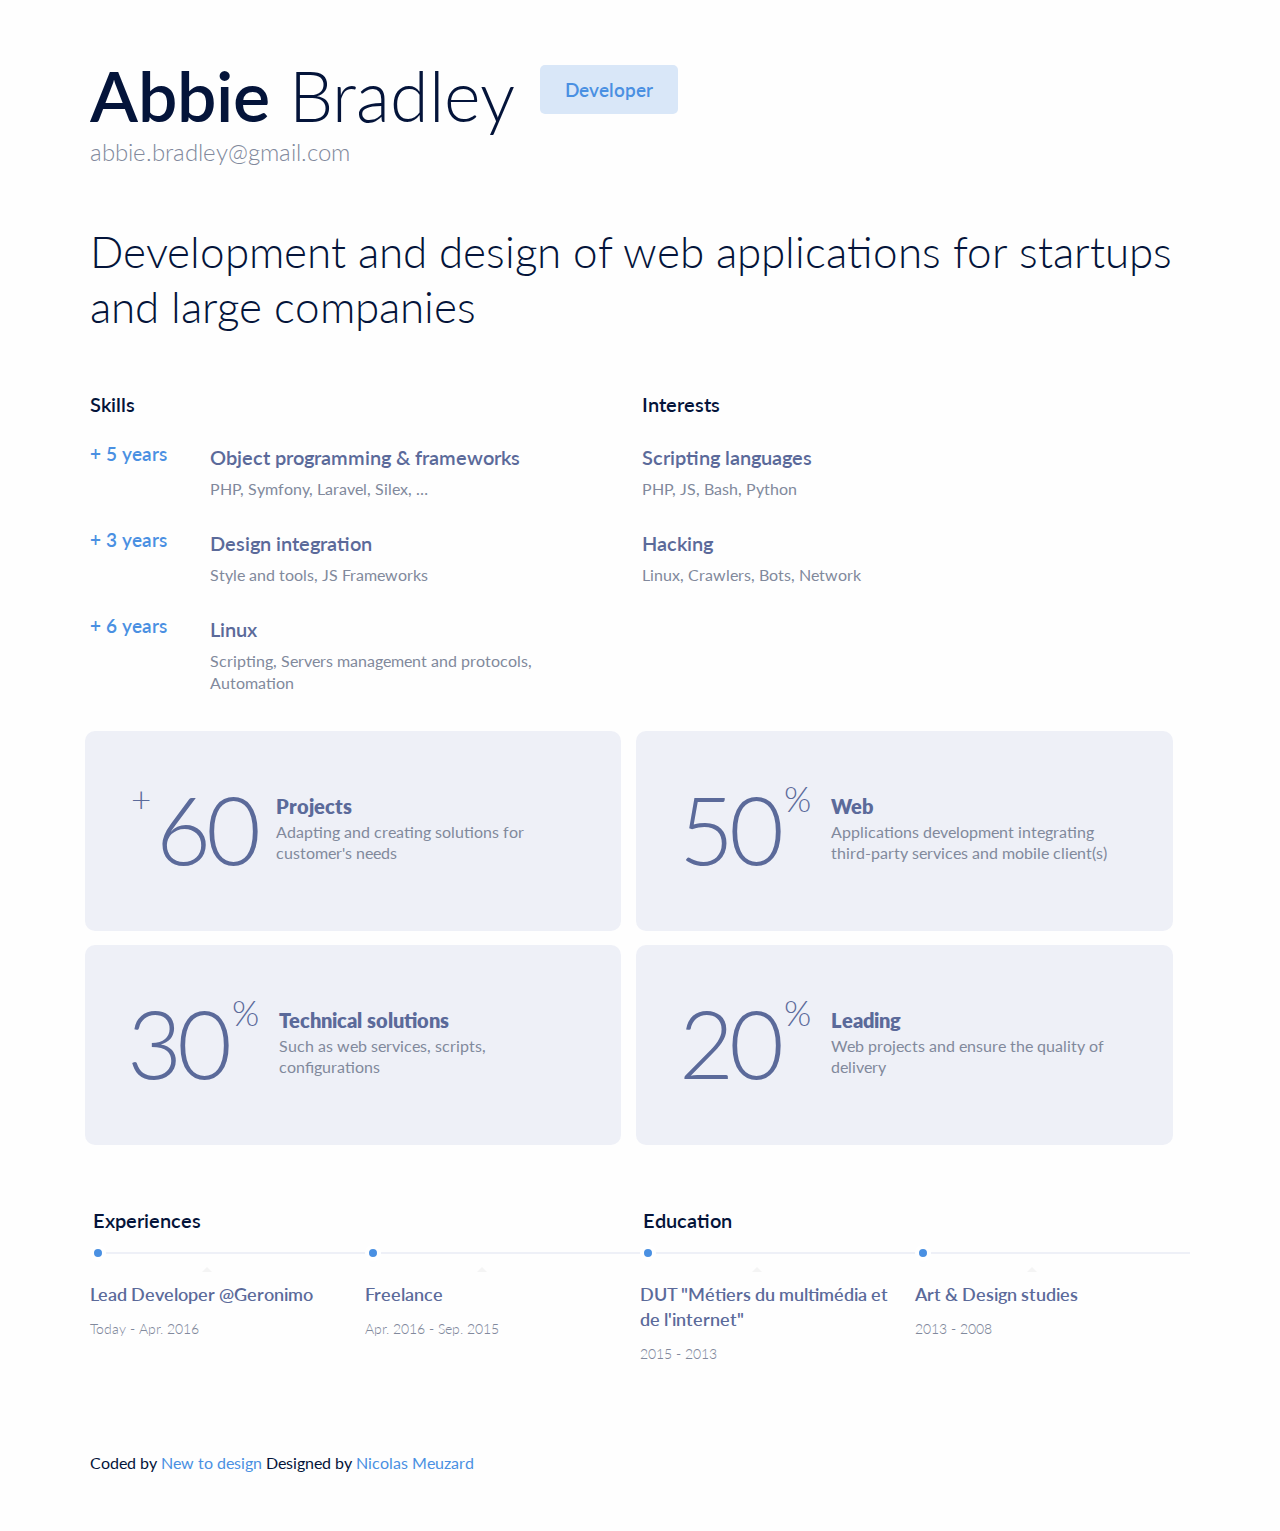
<file: minimal-resume/index.html>
<!DOCTYPE html>
<html>
<head>
	<title>Minimal Resume Template</title>
	<link rel="stylesheet" type="text/css" href="styles.css">
	<meta name="viewport" content="width=device-width, initial-scale=1.0">
</head>
<body>

	<div class="container">
		<div class="hero">
			<h1 class="name"><strong>Abbie</strong> Bradley</h1>
			<span class="job-title">Developer</span>
			<span class="email">abbie.bradley@gmail.com</span>

			<h2 class="lead">Development and design of web applications 
for startups and large companies</h2>
		</div>
	</div>

<!-- Skills and intrest section -->
	<div class="container">

		<div class="sections">
			<h2 class="section-title">Skills</h2>

			<div class="list-card">
				<span class="exp">+ 5 years</span>
				<div>
					<h3>Object programming & frameworks</h3>
					<span>PHP, Symfony, Laravel, Silex, …</span>
				</div>
			</div>
			
			<div class="list-card">
				<span class="exp">+ 3 years</span>
				<div>
					<h3>Design integration</h3>
					<span>Style and tools, JS Frameworks</span>
				</div>
			</div>	
					
			<div class="list-card">
				<span class="exp">+ 6 years</span>
				<div>
					<h3>Linux</h3>
					<span>Scripting, Servers management and protocols, Automation</span>
				</div>
			</div>


		</div>
		<div class="sections">
				<h2 class="section-title">Interests</h2>
				
				<div class="list-card">
					<div>
						<h3>Scripting languages</h3>
						<span>PHP, JS, Bash, Python</span>
					</div>
				</div>	

				<div class="list-card">
					<div>
						<h3>Hacking</h3>
						<span>Linux, Crawlers, Bots, Network</span>
					</div>
				</div>		
		</div>
	</div>

	<!-- Achievements -->

	<div class="container cards">
		
		<div class="card">
			<div class="skill-level">
				<span>+</span>
				<h2>60</h2>
			</div>

			<div class="skill-meta">
				<h3>Projects</h3>
				<span>Adapting and creating solutions for customer's needs</span>
			</div>
		</div>

			
		<div class="card">
			<div class="skill-level">
				<h2>50</h2>
				<span>%</span>
			</div>

			<div class="skill-meta">
				<h3>Web</h3>
				<span>Applications development integrating third-party services and mobile client(s)</span>
			</div>
		</div>

			
		<div class="card">
			<div class="skill-level">
				<h2>30</h2>
				<span>%</span>
			</div>

			<div class="skill-meta">
				<h3>Technical solutions</h3>
				<span>Such as web services, scripts, configurations</span>
			</div>
		</div>


		<div class="card">
			<div class="skill-level">
				<h2>20</h2>
				<span>%</span>
			</div>

			<div class="skill-meta">
				<h3>Leading</h3>
				<span>Web projects and ensure the quality of delivery</span>
			</div>
		</div>

	</div>

	<!-- Timeeline -->

	<div class="container">
		<ol class="timeline">
		  <li>
		    <p class="line">Experiences</p>
		    <span class="point"></span>
		    <p class="description">
		      Lead Developer @Geronimo
		    </p>
		    <span class="date">Today - Apr. 2016</span>
		  </li>

		  <li>
		    <span class="point"></span>
		    <p class="description">
		      Freelance
		    </p>
		    <span class="date">Apr. 2016 - Sep. 2015</span>
		  </li>

		  		  <li>
		    <p class="line">Education</p>
		    <span class="point"></span>
		    <p class="description">
		      DUT "Métiers du multimédia et de l'internet"
		    </p>
		    <span class="date">2015 - 2013</span>
		  </li>

		  		  <li>
		    <span class="point"></span>
		    <p class="description">
		      Art & Design studies
		    </p>
		    <span class="date">2013 - 2008</span>
		  </li>
		</ol>

	</div>


	<br><br>


	<footer class="container">
		<span style="font-size: 16px; margin-top: ">Coded by <a href="https://newtodesign.com/">New to design </a> Designed by <a href="https://dribbble.com/shots/4342703-Minimal-resume-freebie-for-junior-self-taught-people">Nicolas Meuzard</a></span>
	</footer>


</body>
</html>
</file>
<file: minimal-resume/styles.css>
/* https://newtodesing.com/ 
   v2.0 | 20110126
   License: none (public domain)
*/



/*Load google font*/
@import url('https://fonts.googleapis.com/css?family=Lato:300,400,700');



/* Reset Styles */

html, body, div, span, applet, object, iframe,
h1, h2, h3, h4, h5, h6, p, blockquote, pre,
a, abbr, acronym, address, big, cite, code,
del, dfn, em, img, ins, kbd, q, s, samp,
small, strike, strong, sub, sup, tt, var,
b, u, i, center,
dl, dt, dd, ol, ul, li,
fieldset, form, label, legend,
table, caption, tbody, tfoot, thead, tr, th, td,
article, aside, canvas, details, embed, 
figure, figcaption, footer, header, hgroup, 
menu, nav, output, ruby, section, summary,
time, mark, audio, video {
	margin: 0;
	padding: 0;
	border: 0;
	font-size: 100%;
	font: inherit;
	vertical-align: baseline;
}
/* HTML5 display-role reset for older browsers */
article, aside, details, figcaption, figure, 
footer, header, hgroup, menu, nav, section {
	display: block;
}
a{
	text-decoration: none;
	text-transform: none;
	color: #4A90E2;
}

body {
	line-height: 1;
	font-family: lato, ubuntu,-apple-system,BlinkMacSystemFont,Segoe UI,Roboto,Oxygen,Ubuntu,Cantarell,Open Sans,Helvetica Neue,sans-serif;
	text-rendering : optimizeLegibility;
	-webkit-font-smoothing : antialiased;
	font-size: 19px;
	background-color: #FEFEFE;
	color: #04143A;
}
ol, ul {
	list-style: none;
}
blockquote, q {
	quotes: none;
}
blockquote:before, blockquote:after,
q:before, q:after {
	content: '';
	content: none;
}
table {
	border-collapse: collapse;
	border-spacing: 0;
}

p {
	color: #15171a;
	font-size: 17;
	line-height: 31px;
}

strong {
	font-weight: 600;
}

div , footer {
	box-sizing: border-box;
}

/* Reset ends */


/*Hero section*/

.container {
	max-width: 1100px;
	height: auto;
	margin: 60px auto;
}

.hero {
	margin: 50px auto; 
	position: relative;
}

h1.name {
	font-size: 70px;
	font-weight: 300;
	display: inline-block;
}

.job-title {
	vertical-align: top;
	background-color: #D9E7F8;
	color: #4A90E2;
	font-weight: 600;
	margin-top: 5px;
	margin-left: 20px;
	border-radius: 5px;
	display: inline-block;
	padding: 15px 25px;
}

.email {
	display: block;
	font-size: 24px;
	font-weight: 300;
	color: #81899C;
	margin-top: 10px;
}

.lead {
	font-size: 44px;
	font-weight: 300;
	margin-top: 60px;
	line-height: 55px;
}

/*hero ends*/

/*skills & intrests*/

.sections {
	vertical-align: top;
	display: inline-block;
	width: 49.7%;
	height: 50px;
}

.section-title {
	font-size: 20px;
	font-weight: 600;
	margin-bottom: 15px;
}

.list-card {
	margin: 30px 0;
}

.list-card .exp , .list-card div{
	display: inline-block;
	vertical-align: top;
}

.list-card .exp {
	margin-right: 15px;
	color: #4A90E2;
	font-weight: 600;
	width: 100px;
}

.list-card div {
	width: 70%;
}

.list-card h3 {
	font-size: 20px;
	font-weight: 600;
	color: #5B6A9A;
	line-height: 26px;
	margin-bottom: 8px;
}

.list-card div span {
	font-size: 16px;
	color: #81899C;
	line-height: 22px;
}

/*skill and intrests ends*/

/* Achievements */


.cards {
	max-width: 1120px;
	display: block;
	margin-top: 280px;
}

.card {
	width: 47.9%;
	height: 200px;
	background-color: #EEF0F7;
	display: inline-block;
	margin: 7px 5px;
	vertical-align: top;
	border-radius: 10px;
	text-align: center;
	padding-top: 50px
}

.card-active , .card:hover{
	transform: scale(1.02);
	transition: 0.5s;
	background-color: #fff;
	box-shadow: 0px 5px 50px -8px #ddd;
	cursor: pointer;
}


.skill-level {
	display: inline-block;
	max-width: 160px;
}

.skill-level span {
	font-size: 35px;
	font-weight: 300;
	color: #5B6A9A;
	vertical-align: top;
}

.skill-level h2 {
	font-size: 95px;
	font-weight: 300;
	display: inline-block;
	vertical-align: top;
	color: #5B6A9A;
	letter-spacing: -5px;
}

.skill-meta {
	vertical-align: top;
	display: inline-block;
	max-width: 300px;
	text-align: left;
	margin-top: 15px;
	margin-left: 15px;
}

.skill-meta h3 {
	font-size: 20px;
	font-weight: 800;
	color: #5B6A9A;
	margin-bottom: 5px;
}

.skill-meta span{
	color: #81899C;
	line-height: 20px;
	font-size: 16px;
}

/* Achievements ends */



/* Timeline styles*/


ol {
	position: relative;
	display: block;
	margin: 100px 0;
	height: 2px;
	background: #EEF0F7;

}
ol::before,
ol::after {
	content: "";
	position: absolute;
	top: -10px;
	display: block;
	width: 0;
	height: 0;
  	border-radius: 10px;
	border: 0px solid #31708F;
}
ol::before {
	left: -5px;
}
ol::after {
	right: -10px;
	border: 0px solid transparent;
	border-right: 0;
	border-left: 20px solid #31708F;
  	border-radius: 3px;
}

/* ---- Timeline elements ---- */
li {
	position: relative;
	display: inline-block;
	float: left;
	width: 25%;
  	height: 50px;
}
li .line {
  position: absolute;
  top: -47px;
  left: 1%;
  font-size: 20px;
  font-weight: 600;
  color: #04143A;
}
li .point {
	content: "";
	top: -7px;
	left: 0%;
	display: block;
	width: 8px;
	height: 8px;
	border: 4px solid #fff;
	border-radius: 10px;
	background: #4A90E2;
  position: absolute;
}
li .description {
  display: none;
  padding: 10px 0;
  margin-top: 20px;
  position: relative;
  font-weight: normal;
  z-index: 1;
  max-width: 95%;
  font-size: 18px;
  font-weight: 600;
  line-height: 25px;
  color: #5B6A9A;
}
.description::before {
  content: '';
  width: 0; 
  height: 0; 
  border-left: 5px solid transparent;
  border-right: 5px solid transparent;
  border-bottom: 5px solid #f4f4f4;
  position: absolute;
  top: -5px;
  left: 43%;
}


.timeline .date{
	font-size: 14px;
	color: #81899C;
	font-weight: 300;
}

/* ---- Hover effects ---- */
li:hover {
  color: #48A4D2;
}
li .description {
  display: block;
}

/*timeline ends*/



/* Media queries*/

@media(max-width: 1024px){
	.container {
		padding: 15px;
		margin: 0px auto;
	}
	.cards {
		margin-top: 250px;
	}
}

@media(max-width: 768px){
	.container {
		padding: 15px;
		margin: 0px auto;
	}
	.cards {
		margin-top: 320px;
	}

	.card {
		padding: 15px;
		text-align: left;
	}
	.card h2 {
		font-size: 70px;
	}
		.card , .sections {
		width: 100%;
		height: auto;
		margin: 10px 0;
		float: left;
	}

	.timeline{
		border: none;
		background-color: rgba(0,0,0,0);
	}

	.timeline li{
		margin-top: 70px;
		height: 150px;
	}
}


@media(max-width: 425px) {
	h1.name {
		font-size: 40px;
	}

	.card , .sections {
		width: 100%;
		height: auto;
		margin: 10px 0;
		float: left;
	}

	.timeline{
		display: none;
		}

	.job-title {
		position: absolute;
		font-size: 15px;
		top: -40px;
		right: 20px;
		padding: 10px
	}

	.lead {
		margin-top: 15px;
		font-size: 20px;
		line-height: 28px;
	}
	.container {
		margin: 0px;
		padding: 0 15px;
	}
	footer {
		margin-top: 2050px;
	}
	}


/* End of all :P*/
</file>
